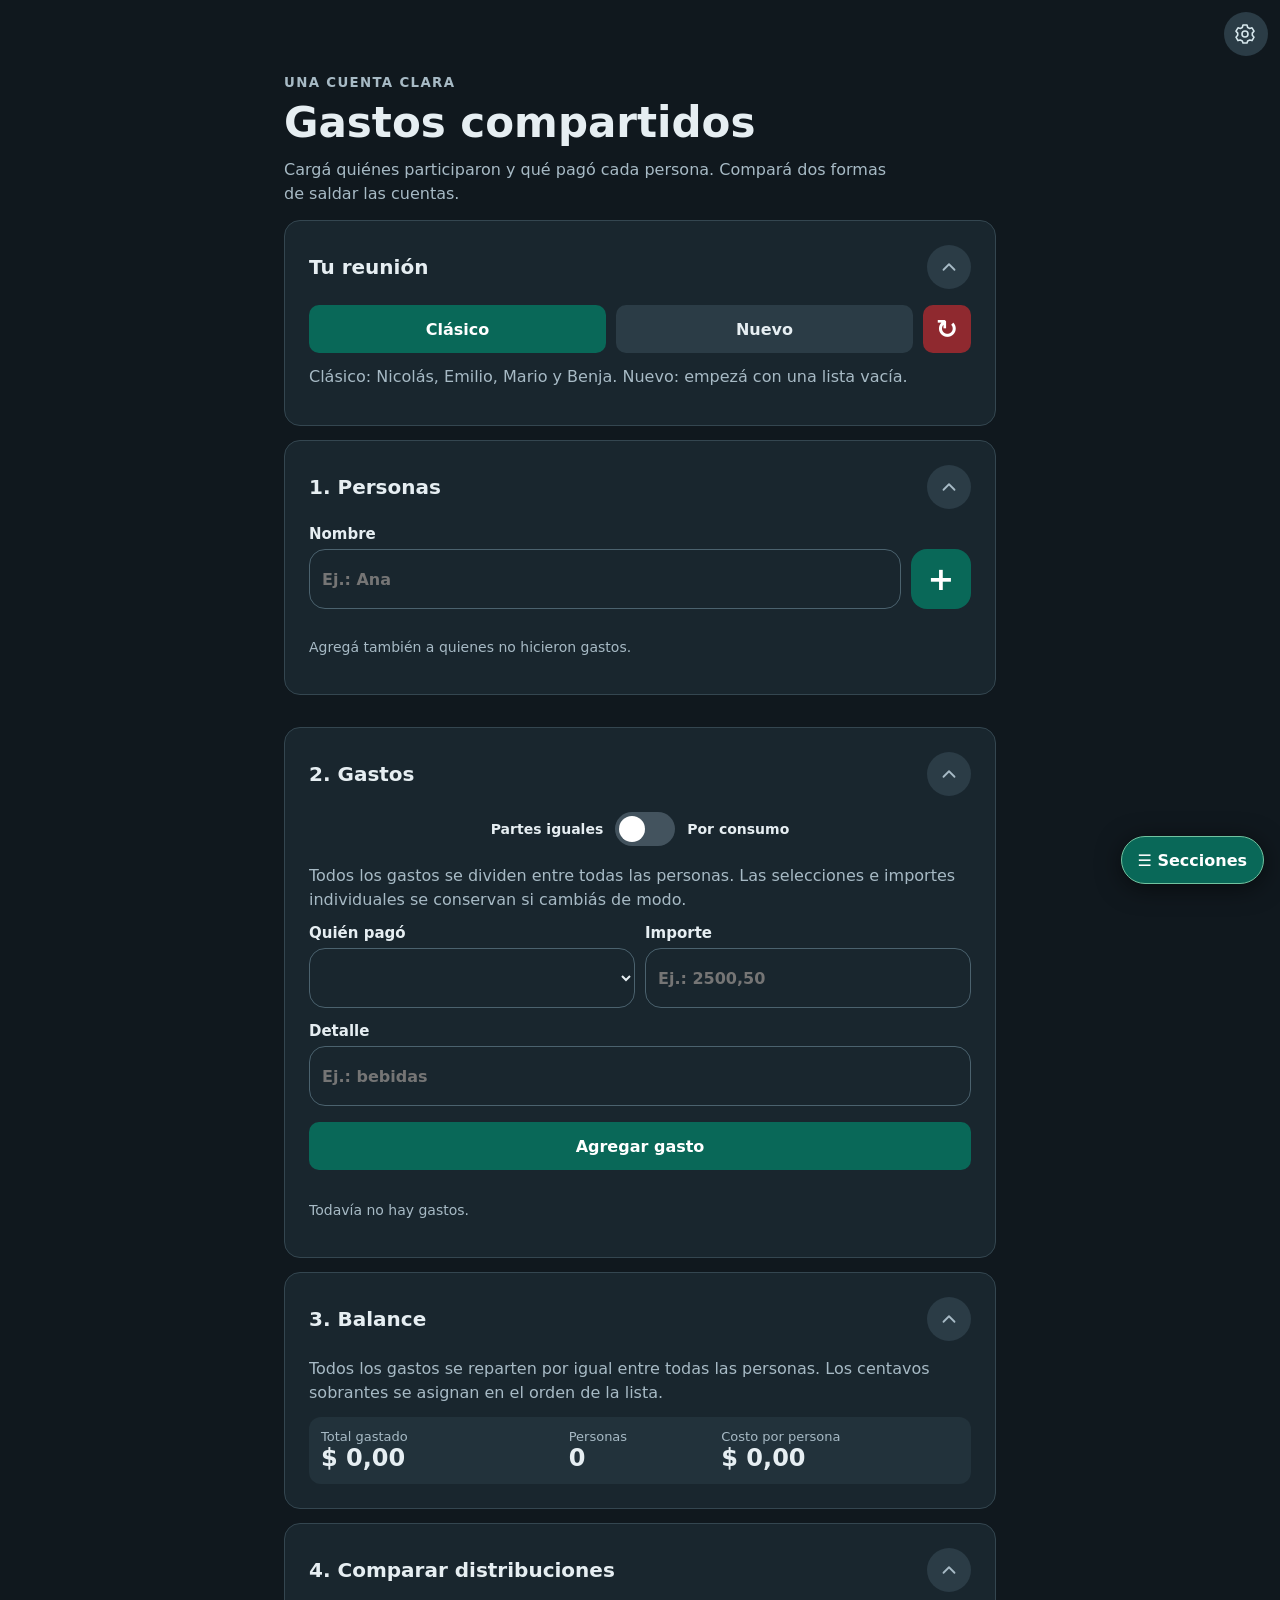
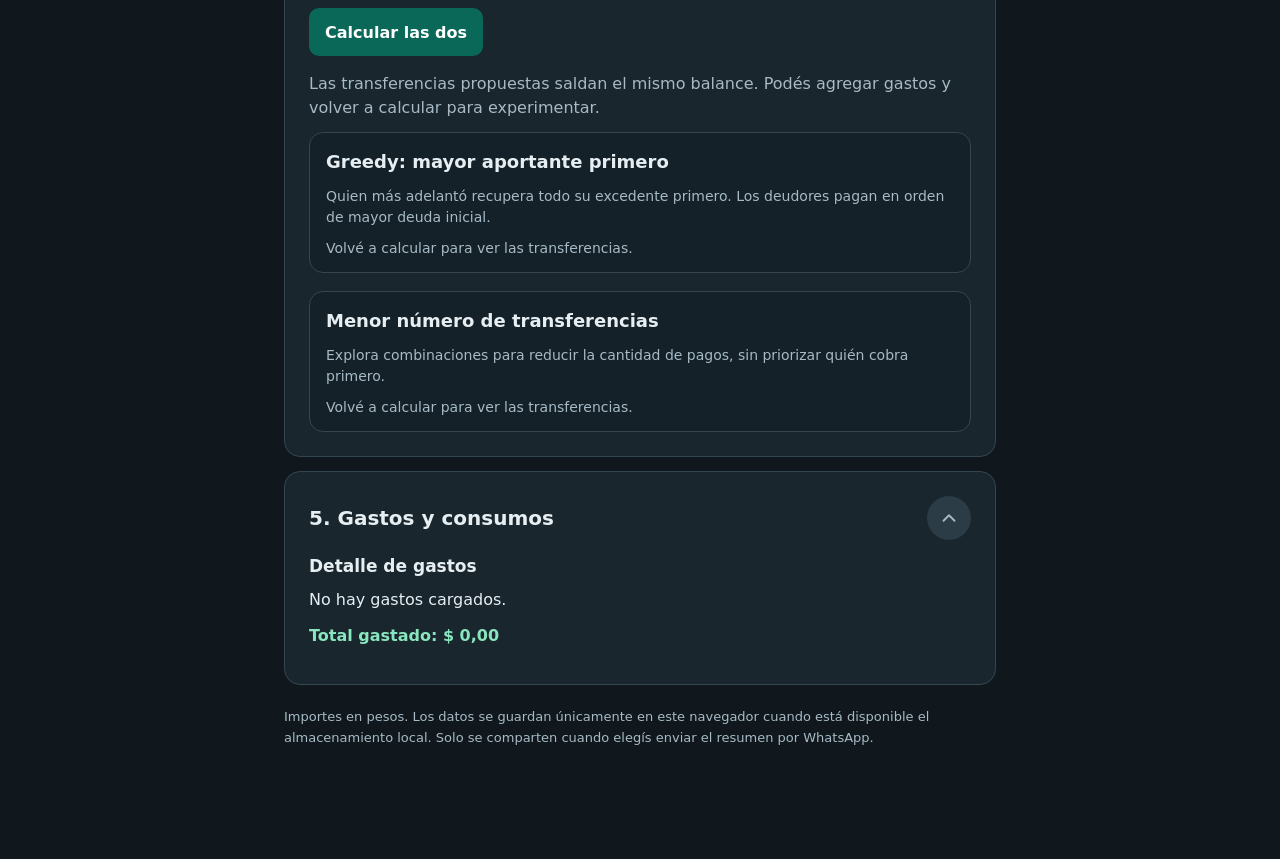
<file: index.html>
<!doctype html>
<html lang="es">
  <head>
    <meta charset="utf-8" />
    <meta name="viewport" content="width=device-width,initial-scale=1,viewport-fit=cover" />
    <meta name="theme-color" content="#10181e" />
    <title>Gastos compartidos</title>







  <script>
      const refreshVersion = new URLSearchParams(location.search).get('actualizar');
      const assetVersion = refreshVersion && /^\d{10,16}$/.test(refreshVersion) ? refreshVersion : '20261025-units';
      const assets = [["resolver_gastos.css", false], ["vendor/lz-string.min.js", true], ["vendor/qrcode.js", true], ["gastos-core.js", true], ["gastos-share.js", true], ["gastos-units-ui.js", true], ["resolver_gastos.js", true], ["ui.js", true]];
      for (const [path, script] of assets) {
        const assetPath = path + '?v=' + assetVersion;
        document.write(script ? '<script src="' + assetPath + '" defer><\/script>' : '<link rel="stylesheet" href="' + assetPath + '">');
      }
    </script>
</head>
  <body>
    <div class="page-options">
      <button id="optionsToggle" class="options-toggle" type="button" aria-label="Opciones" aria-controls="optionsMenu" aria-expanded="false"><svg viewBox="0 0 24 24" width="24" height="24" aria-hidden="true"><path d="m9 3-.7 2.5-2 .9-2.3-.6-2 3.4 1.7 1.9v2.2L2 15.2l2 3.4 2.3-.6 2 .9L9 21h4l.7-2.1 2-.9 2.3.6 2-3.4-1.7-1.9v-2.2L20 9.2l-2-3.4-2.3.6-2-.9L13 3Z" fill="none" stroke="currentColor" stroke-width="1.6" stroke-linejoin="round"/><circle cx="11" cy="12" r="3" fill="none" stroke="currentColor" stroke-width="1.6"/></svg></button>
      <div id="optionsMenu" class="options-menu" hidden><button id="refreshPage" type="button">Actualizar página</button><p class="share-help">Buscar la versión más reciente.</p><p id="updateStatus" class="share-help" role="status"></p></div>
    </div>

    <main>
      <header id="start">
        <small>Una cuenta clara</small>
        <h1>Gastos compartidos</h1>
        <p class="muted">
          Cargá quiénes participaron y qué pagó cada persona. Compará dos formas
          de saldar las cuentas.
        </p>
      </header>
      <section class="card start-options" aria-label="Elegir reunión">
        <h2>Tu reunión</h2>
        <div class="meeting-actions"><button id="classic">Clásico</button><button id="newMeeting" class="secondary">Nuevo</button><button id="reset" class="secondary reset-icon" aria-label="Reiniciar reunión" title="Reiniciar reunión">↻</button></div>
        <p class="muted">Clásico: Nicolás, Emilio, Mario y Benja. Nuevo: empezá con una lista vacía.</p>
      </section>
      <div id="message" role="status" aria-live="polite"></div>
      <div class="grid">
        <section class="card" id="peopleSection">
          <h2>1. Personas</h2>
          <form id="personForm" class="row">
            <label
              >Nombre<input
                id="name"
                required
                maxlength="60"
                placeholder="Ej.: Ana"
                autocomplete="off" autocapitalize="words" enterkeyhint="done" /></label
            ><button type="submit" aria-label="Agregar persona" title="Agregar persona">+</button>
          </form>
          <div id="people"></div>
        </section>
        <section class="card" id="expensesSection">
          <h2>2. Gastos</h2>
          <div class="mode-control"><span>Partes iguales</span><button id="splitMode" type="button" role="switch" aria-checked="false" aria-label="Repartir por consumo"><span class="switch-knob"></span></button><span>Por consumo</span></div>
          <p class="muted" id="modeHelp"></p>
          <form id="expenseForm">
            <div class="row">
              <label>Quién pagó<select id="payer" required></select></label
              ><label
                >Importe<input
                  id="amount"
                  inputmode="decimal" autocomplete="off" enterkeyhint="next"
                  required
                  placeholder="Ej.: 2500,50"
              /></label>
            </div>
            <label class="detail-field"
              >Detalle<input
                id="description" enterkeyhint="done"
                maxlength="100"
                placeholder="Ej.: bebidas"
                required /></label
            >
            <fieldset id="participantsField" hidden><legend>¿Cómo se reparte este gasto?</legend><div class="split-selectors"><label class="split-primary">Cómo repartir<select id="expenseSplit"><option value="shared">Partes iguales</option><option value="individual">Individual</option></select></label><div class="split-secondary" inert aria-hidden="true"><label>Consumo<select id="consumptionEntry"><option value="amount">Por importe</option><option value="units">Por unidades</option></select></label></div></div><div id="participants"></div><div id="individualAmounts" hidden></div><div id="unitFields" hidden></div><p id="allocationStatus" class="share-help" role="status" aria-live="polite" hidden></p></fieldset>
            <button class="expense-submit">
              Agregar gasto
            </button>
          </form>
          <div id="expenses"></div>
        </section>
      </div>
      <section class="card" id="balanceSection">
        <h2>3. Balance</h2>
        <p class="muted" id="balanceHelp">
          Todos los gastos se reparten por igual entre todas las personas,
          incluyendo quienes no pagaron nada. Los centavos sobrantes se asignan
          en el orden de la lista.
        </p>
        <div class="totals" id="totals"></div>
        <div id="balances"></div>
      </section>
      <section class="card comparison" id="comparison">
        <div class="row comparison-heading">
          <h2>4. Comparar distribuciones</h2>
          <button id="calculate">Calcular las dos</button>
        </div>
        <p class="muted">
          Las transferencias propuestas saldan el mismo balance. Podés agregar
          gastos y volver a calcular para experimentar.
        </p>
        <div class="grid">
          <article id="greedyCard">
            <h3 id="distributionTitle">Greedy: mayor aportante primero</h3>
            <p class="muted" id="greedyDescription">
              Quien más adelantó recupera todo su excedente primero. Los
              deudores pagan en orden de mayor deuda inicial.
            </p>
            <div id="greedy" class="empty">Todavía no calculaste.</div>
          </article>
          <article id="optimalCard">
            <h3>Menor número de transferencias</h3>
            <p class="muted">
              Explora combinaciones para reducir la cantidad de pagos, sin
              priorizar quién cobra primero.
            </p>
            <div id="optimal" class="empty">Todavía no calculaste.</div>
          </article>
        </div>
        <div id="shareActions" hidden></div>
        <div id="personalMessages" hidden></div>
        <section id="qrShare" class="report-section" hidden>
          <h3>Compartir la cuenta por QR</h3>
          <p class="muted">El QR abre una copia de esta reunión. Si cambiás los gastos, generá uno nuevo.</p>
          <label id="qrMethodLabel">Distribución para compartir<select id="qrMethod"></select></label>
          <button id="generateQr" class="expense-submit" type="button">Generar QR y enlace</button>
          <div id="qrOutput" hidden>
            <div id="qrImage" class="qr-image" role="img" aria-label="QR para consultar esta cuenta"></div>
            <p id="qrNotice" class="muted" role="status"></p>
            <label>Enlace a la cuenta<input id="shareUrl" readonly autocomplete="off"></label>
            <div class="share-buttons"><button id="copyShareUrl" class="secondary" type="button">Copiar enlace</button><a id="openShared" class="whatsapp-share" target="_blank" rel="noopener noreferrer">Abrir consulta</a></div>
            <p class="share-help">Cualquiera con este enlace puede consultar la cuenta y elegir su nombre.</p>
          </div>
        </section>
      </section>
      <section class="card" id="detailsSection">
        <h2>5. Gastos y consumos</h2>
        <div id="sharedReport"></div>
      </section>
      <footer>
        Importes en pesos. Los datos se guardan únicamente en este navegador
        cuando está disponible el almacenamiento local. Solo se comparten cuando elegís enviar el resumen por WhatsApp.
      </footer>
    </main>
    <div class="quick-navigation">
      <nav id="sectionMenu" aria-label="Ir a una sección" hidden>
        <a href="#start">Inicio</a><a href="#peopleSection">Personas</a><a href="#expensesSection">Cargar gastos</a><a href="#balanceSection">Balance</a><a href="#comparison">Distribuciones</a><a href="#detailsSection">Gastos y consumos</a>
      </nav>
      <button id="sectionToggle" aria-expanded="false" aria-controls="sectionMenu">☰ Secciones</button>
    </div>
  </body>
</html>
</file>
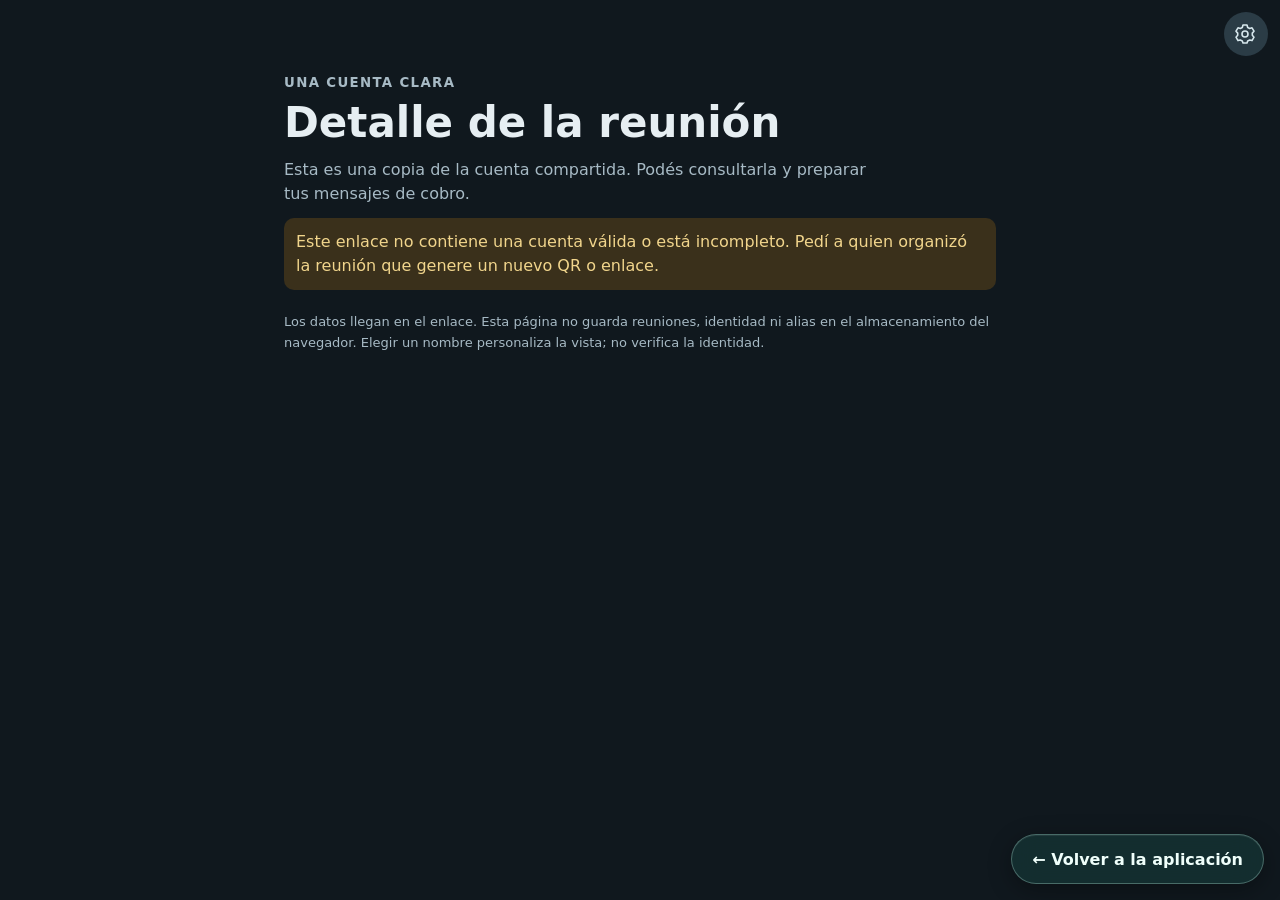
<file: consulta.html>
<!doctype html>
<html lang="es">
<head>
  <meta charset="utf-8">
  <meta name="viewport" content="width=device-width,initial-scale=1,viewport-fit=cover">
  <meta name="theme-color" content="#10181e">
  <meta name="referrer" content="no-referrer">
  <title>Detalle de la reunión</title>






<script>
      const refreshVersion = new URLSearchParams(location.search).get('actualizar');
      const assetVersion = refreshVersion && /^\d{10,16}$/.test(refreshVersion) ? refreshVersion : '20261025-units';
      const assets = [["resolver_gastos.css", false], ["vendor/lz-string.min.js", true], ["gastos-core.js", true], ["gastos-share.js", true], ["consulta.js", true], ["ui.js", true]];
      for (const [path, script] of assets) {
        const assetPath = path + '?v=' + assetVersion;
        document.write(script ? '<script src="' + assetPath + '" defer><\/script>' : '<link rel="stylesheet" href="' + assetPath + '">');
      }
    </script>
</head>
<body>
    <div class="page-options">
      <button id="optionsToggle" class="options-toggle" type="button" aria-label="Opciones" aria-controls="optionsMenu" aria-expanded="false"><svg viewBox="0 0 24 24" width="24" height="24" aria-hidden="true"><path d="m9 3-.7 2.5-2 .9-2.3-.6-2 3.4 1.7 1.9v2.2L2 15.2l2 3.4 2.3-.6 2 .9L9 21h4l.7-2.1 2-.9 2.3.6 2-3.4-1.7-1.9v-2.2L20 9.2l-2-3.4-2.3.6-2-.9L13 3Z" fill="none" stroke="currentColor" stroke-width="1.6" stroke-linejoin="round"/><circle cx="11" cy="12" r="3" fill="none" stroke="currentColor" stroke-width="1.6"/></svg></button>
      <div id="optionsMenu" class="options-menu" hidden><button id="refreshPage" type="button">Actualizar página</button><p class="share-help">Buscar la versión más reciente.</p><p id="updateStatus" class="share-help" role="status"></p></div>
    </div>
<main>
  <header><small>Una cuenta clara</small><h1>Detalle de la reunión</h1><p class="muted">Esta es una copia de la cuenta compartida. Podés consultarla y preparar tus mensajes de cobro.</p></header>
  <p id="viewerError" class="notice" hidden role="alert"></p>
  <div id="viewerContent" hidden>
    <section class="card"><h2>Tu parte de la cuenta</h2>
      <label>Soy…<select id="identity" autocomplete="off"><option value="">Elegí tu nombre</option></select></label>
      <div id="mySummary" aria-live="polite"></div>
      <div id="aliasField" hidden><label>Tu alias bancario<input id="bankAlias" maxlength="100" autocomplete="off" autocapitalize="none" spellcheck="false" placeholder="Escribí tu alias para pedir las transferencias"></label></div>
      <div id="myRequests"></div>
      <p class="share-help">Tu nombre elegido y tu alias se usan solo mientras esta página está abierta. Al recargar o cerrar se borran.</p>
    </section>
    <section class="card"><h2 id="viewerMethod">Distribución</h2><div id="viewerTransfers"></div></section>
    <section class="card"><h2>Detalle de gastos</h2><div id="viewerExpenses"></div><p id="viewerTotal" class="report-total"></p></section>
    <section class="card" id="viewerConsumptionCard"><h2>Consumo por persona</h2><div id="viewerConsumption"></div></section>
  </div>
  <footer>Los datos llegan en el enlace. Esta página no guarda reuniones, identidad ni alias en el almacenamiento del navegador. Elegir un nombre personaliza la vista; no verifica la identidad.</footer>
</main><a class="back-to-app" href="index.html">← Volver a la aplicación</a></body>
</html>
</file>
